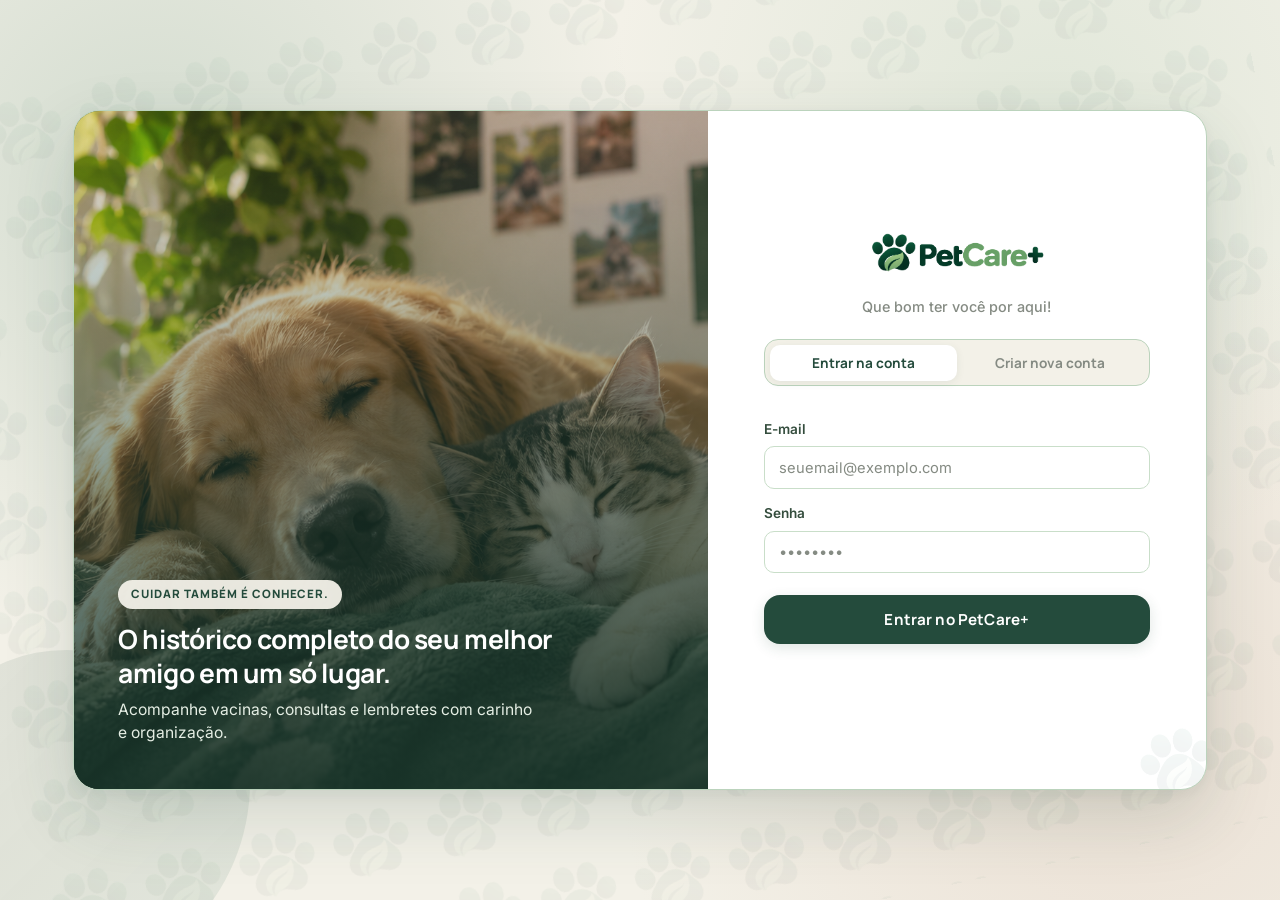
<file: backend/petcare/src/main/resources/static/index.html>
<!DOCTYPE html>
<html lang="pt-BR">
<head>
    <meta charset="UTF-8">
    <meta name="viewport" content="width=device-width, initial-scale=1">
    <title>PetCare+ | Meus Animais</title>
    <link rel="stylesheet" href="css/style.css">
</head>
<body>
<header class="topo">
    <div class="topo-inner">
        <a class="marca" href="index.html">
            <img class="marca-logo-completa" src="img/logo-completa.png" alt="PetCare+">
            <span class="marca-divisor" aria-hidden="true"></span>
            <p class="marca-subtitulo">Todas as informações reunidas em um só lugar.</p>
        </a>

        <p class="usuario-logado">
            <span id="nome-usuario"></span>
            <button type="button" id="btn-sair">Sair</button>
        </p>
    </div>
</header>

<main class="container">
    <section class="painel">
        <h2>Cadastrar novo pet</h2>
        <p class="descricao-secao">Vamos conhecer seu animal?</p>
        <form id="form-animal">
            <label for="nome">Nome do pet</label>
            <input id="nome" placeholder="Ex.: Thor, Luna..." required maxlength="100">

            <div class="form-grid-2">
                <div>
                    <label for="especie">Espécie</label>
                    <input id="especie" placeholder="Cachorro, Gato..." required maxlength="80">
                </div>
                <div>
                    <label for="raca">Raça</label>
                    <input id="raca" placeholder="Opcional" maxlength="100">
                </div>
            </div>

            <div class="form-grid-2">
                <div>
                    <label for="nascimento">Nascimento</label>
                    <input id="nascimento" type="date">
                </div>
                <div>
                    <label for="sexo">Sexo</label>
                    <select id="sexo">
                        <option value="">Não informado</option>
                        <option value="Macho">Macho</option>
                        <option value="Fêmea">Fêmea</option>
                    </select>
                </div>
            </div>

            <label for="observacoes">Observações importantes</label>
            <textarea id="observacoes" rows="3" placeholder="Alergias, temperamento, medicações contínuas..." maxlength="2000"></textarea>

            <button type="submit">+ Cadastrar animal</button>
            <p id="mensagem" role="status"></p>
        </form>
    </section>

    <section>
        <h2>Meus animais</h2>
        <p class="descricao-secao">Acompanhe os cuidados de seu animal em um só lugar.</p>
        <div id="lista" class="grade"></div>
    </section>
</main>

<script src="js/auth.js"></script>
<script src="js/app.js"></script>
</body>
</html>
</file>
<file: backend/petcare/src/main/resources/static/css/style.css>
@import url('https://fonts.googleapis.com/css2?family=Inter:wght@400;500;600&family=Manrope:wght@600;700;800&display=swap');

:root {
    /* Paleta Cromática Oficial */
    --forest-green: #244B3C;
    --sage-green: #6F9B83;
    --soft-mint: #BBD3BC;
    --warm-cream: #F3F1E8;
    --soft-clay: #D9B9A7;

    /* Cores Complementares */
    --deep-moss: #344D3D;
    --pale-sage: #E5EEE4;
    --pure-white: #FFFFFF;
    --muted-gray: #858B83;
    --soft-yellow: #E8DDAA;

    /* Apoio / Alertas */
    --danger: #B83A2D;
    --danger-soft: #FBEAE8;

    /* Raios e Sombras Orgânicas */
    --radius-sm: 10px;
    --radius-md: 16px;
    --radius-lg: 22px;
    --shadow-soft: 0 6px 20px rgba(36, 75, 60, 0.06);
    --shadow-card: 0 12px 28px rgba(36, 75, 60, 0.09);
}

* {
    box-sizing: border-box;
}

body {
    margin: 0;
    font-family: 'Inter', system-ui, -apple-system, sans-serif;
    background-color: var(--warm-cream);
    color: var(--deep-moss);
    line-height: 1.6;
    -webkit-font-smoothing: antialiased;
}

h1, h2, h3, .marca-nome {
    font-family: 'Manrope', system-ui, sans-serif;
    color: var(--forest-green);
}

/* ---------- Cabeçalho / Navbar ---------- */
.topo {
    background-color: var(--pure-white);
    border-bottom: 1px solid var(--soft-mint);
    padding: 0.95rem 1.5rem;
    position: sticky;
    top: 0;
    z-index: 20;
}

.topo-inner {
    max-width: 1160px;
    margin: 0 auto;
    display: flex;
    flex-wrap: wrap;
    align-items: center;
    justify-content: space-between;
    gap: 0.85rem;
}

.marca {
    display: flex;
    align-items: center;
    gap: 0.75rem;
    text-decoration: none;
    color: var(--forest-green);
}

.marca-logo-img {
    height: 44px;
    width: auto;
    object-fit: contain;
    display: block;
}

.marca-divisor {
    width: 1px;
    height: 28px;
    background-color: var(--soft-mint);
}

.marca-subtitulo,
#resumo-animal {
    margin: 0;
    font-size: 0.84rem;
    color: var(--muted-gray);
    font-weight: 500;
}

.usuario-logado {
    margin: 0;
    display: flex;
    align-items: center;
    gap: 0.65rem;
    font-size: 0.88rem;
    font-weight: 600;
    color: var(--deep-moss);
}

#nome-usuario {
    background-color: var(--pale-sage);
    color: var(--forest-green);
    padding: 0.38rem 0.85rem;
    border-radius: 999px;
}

#btn-sair {
    width: auto;
    margin: 0;
    padding: 0.42rem 0.95rem;
    background-color: transparent;
    color: var(--muted-gray);
    border: 1px solid var(--soft-mint);
    border-radius: 999px;
    font-size: 0.82rem;
    font-weight: 600;
}

#btn-sair:hover {
    background-color: var(--danger-soft);
    color: var(--danger);
    border-color: #E7B5AF;
    box-shadow: none;
}

/* ---------- Layout Principal ---------- */
.container {
    display: grid;
    gap: 1.75rem;
    padding: 1.75rem 1.25rem 3.5rem;
    max-width: 1160px;
    margin: 0 auto;
}

.painel {
    background-color: var(--pure-white);
    border: 1px solid var(--soft-mint);
    border-radius: var(--radius-lg);
    padding: 1.65rem;
    box-shadow: var(--shadow-soft);
    margin-bottom: 1.25rem;
}

.painel-suave {
    background-color: var(--pale-sage);
}

h2 {
    margin: 0 0 0.35rem;
    font-size: 1.2rem;
    font-weight: 700;
    letter-spacing: -0.015em;
}

.descricao-secao {
    margin: 0 0 1.15rem;
    font-size: 0.88rem;
    color: var(--muted-gray);
}

/* ---------- Formulários e Inputs ---------- */
.form-grid-2 {
    display: grid;
    grid-template-columns: 1fr;
    gap: 0.85rem;
}

@media (min-width: 480px) {
    .form-grid-2 {
        grid-template-columns: 1fr 1fr;
    }
}

label {
    display: block;
    margin-top: 0.9rem;
    font-size: 0.85rem;
    font-weight: 600;
    color: var(--deep-moss);
}

.form-grid-2 label {
    margin-top: 0.25rem;
}

input, select, textarea {
    width: 100%;
    padding: 0.7rem 0.9rem;
    margin-top: 0.35rem;
    background-color: var(--pure-white);
    border: 1px solid #C9DEC9;
    border-radius: var(--radius-sm);
    font-family: 'Inter', system-ui, sans-serif;
    font-size: 0.92rem;
    color: var(--deep-moss);
    transition: border-color 0.15s ease, box-shadow 0.15s ease;
}

input::placeholder,
textarea::placeholder {
    color: var(--muted-gray);
}

input:focus, select:focus, textarea:focus {
    outline: none;
    border-color: var(--forest-green);
    box-shadow: 0 0 0 3px rgba(111, 155, 131, 0.25);
}

button {
    margin-top: 1.25rem;
    width: 100%;
    padding: 0.78rem 1.3rem;
    background-color: var(--forest-green);
    color: var(--pure-white);
    border: 0;
    border-radius: var(--radius-md);
    font-family: 'Manrope', system-ui, sans-serif;
    font-size: 0.92rem;
    font-weight: 700;
    cursor: pointer;
    display: inline-flex;
    align-items: center;
    justify-content: center;
    gap: 0.45rem;
    transition: background-color 0.15s ease, transform 0.12s ease, box-shadow 0.15s ease;
}

button:hover {
    background-color: var(--sage-green);
    color: var(--pure-white);
    box-shadow: 0 6px 16px rgba(36, 75, 60, 0.18);
}

button:active {
    transform: translateY(1px);
}

#mensagem, #msg-login, #msg-cadastro, #msg-consulta, #msg-vacina {
    min-height: 1.35rem;
    margin: 0.7rem 0 0;
    font-size: 0.86rem;
    font-weight: 600;
}

.erro { color: var(--danger); }
.ok { color: var(--forest-green); }

/* ---------- Grid e Cards de Animais ---------- */
.grade {
    display: grid;
    grid-template-columns: repeat(auto-fill, minmax(235px, 1fr));
    gap: 1.1rem;
}

.card {
    display: flex;
    flex-direction: column;
    justify-content: space-between;
    gap: 0.95rem;
    background-color: var(--pure-white);
    border: 1px solid var(--soft-mint);
    border-radius: var(--radius-lg);
    padding: 1.3rem;
    color: inherit;
    text-decoration: none;
    box-shadow: var(--shadow-soft);
    transition: transform 0.18s ease, border-color 0.18s ease, box-shadow 0.18s ease;
}

.card:hover {
    transform: translateY(-3px);
    border-color: var(--sage-green);
    box-shadow: var(--shadow-card);
}

.card-topo {
    display: flex;
    align-items: center;
    gap: 0.8rem;
}

.pet-avatar {
    width: 48px;
    height: 48px;
    border-radius: 16px;
    background-color: var(--pale-sage);
    border: 1px solid var(--soft-mint);
    display: grid;
    place-items: center;
    font-size: 1.4rem;
    flex-shrink: 0;
}

.card h3 {
    margin: 0;
    font-size: 1.08rem;
    font-weight: 700;
}

.card p {
    margin: 0.15rem 0 0;
    font-size: 0.84rem;
    color: var(--muted-gray);
}

.card-rodape {
    display: flex;
    align-items: center;
    justify-content: space-between;
    padding-top: 0.8rem;
    border-top: 1px solid var(--pale-sage);
    font-family: 'Manrope', sans-serif;
    font-size: 0.82rem;
    font-weight: 700;
    color: var(--forest-green);
}

.card-selo {
    background-color: var(--soft-clay);
    color: var(--deep-moss);
    padding: 0.15rem 0.55rem;
    border-radius: 999px;
    font-size: 0.72rem;
    font-weight: 700;
}

/* ---------- Tela de Login ---------- */
.login-hero {
    text-align: center;
    max-width: 580px;
    margin: 2.25rem auto 0.5rem;
    padding: 0 1.25rem;
}

.login-hero-logo {
    height: 68px;
    width: auto;
    object-fit: contain;
    margin: 0 auto 0.65rem;
    display: block;
}

.login-tagline {
    display: inline-block;
    font-family: 'Manrope', sans-serif;
    font-size: 0.76rem;
    font-weight: 800;
    letter-spacing: 0.08em;
    color: var(--sage-green);
    background-color: var(--pale-sage);
    padding: 0.3rem 0.85rem;
    border-radius: 999px;
    margin-bottom: 0.5rem;
}

.login-hero p {
    margin: 0.25rem 0 0;
    color: var(--muted-gray);
    font-size: 0.95rem;
}

.container-login {
    max-width: 900px;
    padding-top: 1.25rem;
}

.painel-destaque {
    border-top: 4px solid var(--forest-green);
}

/* ---------- Página do Animal e Timeline ---------- */
.voltar {
    display: inline-flex;
    align-items: center;
    gap: 0.35rem;
    margin-bottom: 1rem;
    padding: 0.45rem 0.9rem;
    background-color: var(--pure-white);
    border: 1px solid var(--soft-mint);
    border-radius: 999px;
    color: var(--forest-green);
    text-decoration: none;
    font-size: 0.85rem;
    font-weight: 600;
    transition: border-color 0.15s ease, background-color 0.15s ease;
}

.voltar:hover {
    background-color: var(--pale-sage);
    border-color: var(--sage-green);
}

.acoes-historico {
    display: flex;
    flex-wrap: wrap;
    align-items: flex-end;
    gap: 0.65rem;
    margin-bottom: 1.25rem;
    padding-bottom: 1.25rem;
    border-bottom: 1px solid var(--pale-sage);
}

.filtro-box {
    flex: 1;
    min-width: 175px;
}

.filtro-box label {
    margin-top: 0;
}

#btn-pdf {
    width: auto;
    margin-top: 0;
    background-color: var(--pale-sage);
    color: var(--forest-green);
    border: 1px solid var(--soft-mint);
}

#btn-pdf:hover {
    background-color: var(--soft-mint);
    box-shadow: none;
}

.btn-perigo {
    width: auto;
    margin-top: 0;
    background-color: var(--danger-soft);
    color: var(--danger);
    border: 1px solid #E7B5AF;
}

.btn-perigo:hover {
    background-color: var(--danger);
    color: var(--pure-white);
    border-color: var(--danger);
    box-shadow: none;
}

.timeline {
    list-style: none;
    padding: 0;
    margin: 0.5rem 0 0 0.5rem;
    border-left: 2px solid var(--soft-mint);
}

.evento {
    position: relative;
    background-color: var(--warm-cream);
    border: 1px solid var(--soft-mint);
    border-radius: var(--radius-md);
    padding: 1rem 1.2rem;
    margin: 0 0 1rem 1.25rem;
}

.evento::before {
    content: "";
    position: absolute;
    left: -1.69rem;
    top: 1.2rem;
    width: 12px;
    height: 12px;
    border-radius: 50%;
    background-color: var(--sage-green);
    border: 3px solid var(--pure-white);
    box-shadow: 0 0 0 2px var(--forest-green);
}

.evento h3 {
    margin: 0.45rem 0 0.25rem;
    font-size: 1rem;
    font-weight: 700;
}

.evento p {
    margin: 0;
    font-size: 0.88rem;
    color: var(--deep-moss);
}

.evento time {
    margin-left: 0.5rem;
    font-size: 0.8rem;
    font-weight: 500;
    color: var(--muted-gray);
}

.etiqueta {
    display: inline-block;
    padding: 0.2rem 0.7rem;
    border-radius: 999px;
    font-size: 0.75rem;
    font-weight: 700;
}

.etiqueta.consulta {
    background-color: var(--pale-sage);
    color: var(--forest-green);
}

.etiqueta.vacina {
    background-color: var(--soft-yellow);
    color: var(--deep-moss);
}

/* ---------- Responsividade Desktop ---------- */
@media (min-width: 820px) {
    .container {
        grid-template-columns: 380px 1fr;
        align-items: start;
    }

    .container-login {
        grid-template-columns: 1fr 1fr;
        align-items: stretch;
    }
}

/* ---------- Exportar PDF (Impressão Limpa) ---------- */
.so-impressao { display: none; }
.nota-pdf { font-size: 0.85rem; color: var(--muted-gray); }

@media print {
    .nao-imprimir, .usuario-logado { display: none !important; }
    .so-impressao { display: block; }

    body { background: #fff; color: #000; }
    .topo {
        position: static;
        background: none;
        border-bottom: 2px solid #244B3C;
        padding: 0 0 0.5rem;
    }
    .container { display: block; padding: 1rem 0 0; }
    .painel { border: none; box-shadow: none; padding: 0; }

    .timeline { border-left: 2px solid #244B3C; }
    .evento { break-inside: avoid; background: #fff; border-color: #244B3C; }
    .evento::before { background: #244B3C; box-shadow: none; }
    .etiqueta {
        background: none !important;
        color: #000;
        border: 1px solid #244B3C;
    }
}
.marca-logo-completa {
    height: 38px;
    width: auto;
    object-fit: contain;
    display: block;
}
.login-hero-logo {
    height: 72px;
    width: auto;
    max-width: 100%;
    object-fit: contain;
    margin: 0 auto 0.65rem;
    display: block;
}
.login-hero-logo {
    width: auto;
    max-width: 360px;
    height: auto;
    max-height: 130px;
    object-fit: contain;
    margin: 0 auto 0.75rem;
    display: block;
}

.marca-logo-completa {
    width: auto;
    max-width: 210px;
    height: auto;
    max-height: 48px;
    object-fit: contain;
    display: block;
}
/* Fundo orgânico com profundidade sutil */
body {
    background:
            radial-gradient(circle at 8% 12%, rgba(187, 211, 188, 0.42), transparent 40%),
            radial-gradient(circle at 92% 16%, rgba(217, 185, 167, 0.34), transparent 38%),
            radial-gradient(circle at 50% 95%, rgba(111, 155, 131, 0.14), transparent 45%),
            var(--warm-cream);
    min-height: 100vh;
    overflow-x: hidden;
}

/* Header com vidro fosco e linha inferior refinada */
.topo {
    background: rgba(255, 255, 255, 0.86);
    backdrop-filter: blur(12px);
    -webkit-backdrop-filter: blur(12px);
    border-bottom: 1px solid rgba(187, 211, 188, 0.75);
    box-shadow: 0 6px 24px rgba(36, 75, 60, 0.05);
}

/* Animação elegante de entrada */
@keyframes entradaElegante {
    from {
        opacity: 0;
        transform: translateY(10px);
    }
    to {
        opacity: 1;
        transform: translateY(0);
    }
}

.painel,
.card,
.evento {
    animation: entradaElegante 0.35s ease both;
}

/* Detalhe decorativo orgânico nos painéis usando icone-pata.png */
.painel {
    position: relative;
    overflow: hidden;
    box-shadow: 0 10px 28px rgba(36, 75, 60, 0.06), inset 0 1px 0 rgba(255, 255, 255, 0.8);
}

.painel::after {
    content: "";
    position: absolute;
    right: -18px;
    bottom: -18px;
    width: 84px;
    height: 84px;
    background: url("../img/icone-pata.png") no-repeat center / contain;
    opacity: 0.06;
    pointer-events: none;
    transform: rotate(-14deg);
}

/* Destaque superior nos painéis principais */
.painel-destaque::before {
    content: "";
    position: absolute;
    inset: 0 0 auto 0;
    height: 4px;
    background: linear-gradient(90deg, var(--forest-green), var(--sage-green), var(--soft-clay));
}

/* Foto / Banner opcional na tela de login */
.login-banner {
    margin-top: 1.15rem;
    border-radius: var(--radius-md);
    overflow: hidden;
    border: 1px solid var(--soft-mint);
    box-shadow: 0 10px 24px rgba(36, 75, 60, 0.08);
    max-height: 210px;
}

.login-banner img {
    width: 100%;
    height: 210px;
    object-fit: cover;
    display: block;
}

/* Foto natural no card do pet com fallback suave */
.card-foto-box {
    position: relative;
    width: 100%;
    height: 128px;
    border-radius: var(--radius-md);
    overflow: hidden;
    background: var(--pale-sage);
    border: 1px solid var(--soft-mint);
}

.card-foto-box img {
    width: 100%;
    height: 100%;
    object-fit: cover;
    display: block;
    transition: transform 0.35s ease;
}

.card:hover .card-foto-box img {
    transform: scale(1.04);
}

.card-foto-fallback {
    width: 100%;
    height: 100%;
    display: flex;
    flex-direction: column;
    align-items: center;
    justify-content: center;
    gap: 0.35rem;
    background: linear-gradient(135deg, var(--pale-sage), var(--warm-cream));
}

.card-foto-fallback img {
    width: 42px;
    height: 42px;
    object-fit: contain;
    opacity: 0.85;
}

/* Botões com brilho sutil no hover */
button {
    position: relative;
    overflow: hidden;
    box-shadow: 0 4px 14px rgba(36, 75, 60, 0.14);
}

button:hover {
    transform: translateY(-1px);
    box-shadow: 0 8px 20px rgba(36, 75, 60, 0.2);
}

/* Ocultar efeitos decorativos na impressão do PDF */
@media print {
    .painel::after,
    .painel-destaque::before,
    .login-banner {
        display: none !important;
    }
}
/* Layout editorial da tela de Login */
.login-layout {
    max-width: 1080px;
    margin: 0 auto;
    padding: 2rem 1.25rem 3rem;
    display: grid;
    grid-template-columns: 1fr;
    gap: 1.5rem;
    align-items: start;
}

.login-vitrine {
    text-align: center;
    display: flex;
    flex-direction: column;
    align-items: center;
    gap: 0.65rem;
}

.login-hero-logo {
    width: auto;
    max-width: 260px;
    height: auto;
    max-height: 92px;
    object-fit: contain;
    display: block;
}

.login-tagline {
    display: inline-block;
    font-family: 'Manrope', sans-serif;
    font-size: 0.74rem;
    font-weight: 800;
    letter-spacing: 0.08em;
    color: var(--forest-green);
    background-color: var(--pale-sage);
    padding: 0.3rem 0.85rem;
    border-radius: 999px;
}

.login-boas-vindas {
    margin: 0.15rem 0 0.35rem;
    color: var(--muted-gray);
    font-size: 0.92rem;
    max-width: 380px;
}

.login-foto-card {
    margin: 0.25rem 0 0;
    width: 100%;
    border-radius: var(--radius-md);
    overflow: hidden;
    border: 1px solid var(--soft-mint);
    background-color: var(--warm-cream);
}

.login-foto-card img {
    width: 100%;
    height: 230px;
    object-fit: cover;
    object-position: center;
    display: block;
}

.login-foto-card figcaption {
    padding: 0.6rem 0.85rem;
    font-size: 0.8rem;
    font-weight: 500;
    color: var(--deep-moss);
    background-color: var(--pale-sage);
}

.login-formularios {
    display: grid;
    gap: 1.25rem;
}

@media (min-width: 860px) {
    .login-layout {
        grid-template-columns: 1.05fr 0.95fr;
        gap: 1.75rem;
        padding-top: 2.5rem;
    }

    .login-vitrine {
        position: sticky;
        top: 2rem;
    }
}
/* Remove a linha verde torta antiga */
.painel-destaque {
    border-top: 1px solid var(--soft-mint);
}
.painel-destaque::before {
    display: none !important;
}

/* ---------- Novo Login Editorial ---------- */
.pagina-login {
    display: flex;
    align-items: center;
    justify-content: center;
    min-height: 100vh;
    padding: 1.5rem;
}

.auth-wrapper {
    width: 100%;
    max-width: 980px;
}

.auth-card {
    display: grid;
    grid-template-columns: 1fr;
    background-color: var(--pure-white);
    border-radius: 26px;
    border: 1px solid var(--soft-mint);
    box-shadow: 0 24px 60px rgba(36, 75, 60, 0.12);
    overflow: hidden;
    animation: entradaElegante 0.4s ease both;
}

@media (min-width: 820px) {
    .auth-card {
        grid-template-columns: 1.05fr 0.95fr;
        min-height: 580px;
    }
}

/* Lado Esquerdo: Foto Imersiva */
.auth-media {
    position: relative;
    min-height: 260px;
    background-color: var(--forest-green);
}

.auth-media img {
    position: absolute;
    inset: 0;
    width: 100%;
    height: 100%;
    object-fit: cover;
    object-position: center;
}

.auth-media-overlay {
    position: relative;
    z-index: 2;
    height: 100%;
    padding: 2rem;
    display: flex;
    flex-direction: column;
    justify-content: flex-end;
    background: linear-gradient(
            to top,
            rgba(24, 52, 41, 0.92) 0%,
            rgba(36, 75, 60, 0.45) 55%,
            rgba(36, 75, 60, 0.1) 100%
    );
    color: var(--pure-white);
}

.auth-badge {
    align-self: flex-start;
    background-color: rgba(243, 241, 232, 0.95);
    color: var(--forest-green);
    font-family: 'Manrope', sans-serif;
    font-size: 0.72rem;
    font-weight: 800;
    letter-spacing: 0.08em;
    padding: 0.32rem 0.8rem;
    border-radius: 999px;
    margin-bottom: 0.85rem;
}

.auth-media-overlay h2 {
    color: var(--pure-white);
    font-size: 1.35rem;
    line-height: 1.3;
    margin: 0 0 0.45rem;
}

.auth-media-overlay p {
    margin: 0;
    font-size: 0.88rem;
    color: var(--pale-sage);
    line-height: 1.5;
}

/* Lado Direito: Área do Formulário */
.auth-form-area {
    padding: 2.25rem 2rem;
    display: flex;
    flex-direction: column;
    justify-content: center;
    position: relative;
}

.auth-form-area::after {
    content: "";
    position: absolute;
    right: -15px;
    bottom: -15px;
    width: 90px;
    height: 90px;
    background: url("../img/icone-pata.png") no-repeat center / contain;
    opacity: 0.05;
    pointer-events: none;
    transform: rotate(-15deg);
}

.auth-header {
    text-align: center;
    margin-bottom: 1.35rem;
}

.auth-logo {
    height: 52px;
    width: auto;
    object-fit: contain;
    margin: 0 auto 0.4rem;
    display: block;
}

.auth-boas-vindas {
    margin: 0;
    font-size: 0.9rem;
    color: var(--muted-gray);
    font-weight: 500;
}

/* Abas Segmented Control */
.auth-tabs {
    display: grid;
    grid-template-columns: 1fr 1fr;
    background-color: var(--warm-cream);
    padding: 0.3rem;
    border-radius: 14px;
    border: 1px solid var(--soft-mint);
    margin-bottom: 1.15rem;
}

.auth-tab {
    margin: 0;
    padding: 0.55rem 0.75rem;
    background: transparent;
    color: var(--muted-gray);
    border-radius: 10px;
    font-size: 0.85rem;
    font-weight: 700;
    box-shadow: none;
    transition: all 0.2s ease;
}

.auth-tab:hover {
    background: transparent;
    color: var(--forest-green);
    transform: none;
    box-shadow: none;
}

.auth-tab.ativo {
    background-color: var(--pure-white);
    color: var(--forest-green);
    box-shadow: 0 2px 8px rgba(36, 75, 60, 0.08);
}

/* Alternância suave dos formulários */
.auth-form {
    display: none;
}

.auth-form.ativo {
    display: block;
    animation: entradaElegante 0.25s ease both;
}

.btn-principal {
    margin-top: 1.4rem;
    padding: 0.85rem;
    font-size: 0.95rem;
    letter-spacing: 0.01em;
}
/* Fundo mais rico e orgânico apenas na tela de login */
.pagina-login {
    position: relative;
    overflow-x: hidden;
    background:
            radial-gradient(circle at 12% 18%, rgba(111, 155, 131, 0.24), transparent 36%),
            radial-gradient(circle at 88% 82%, rgba(217, 185, 167, 0.30), transparent 38%),
            radial-gradient(circle at 82% 14%, rgba(187, 211, 188, 0.32), transparent 34%),
            #F3F1E8;
}

/* Camada decorativa suave com o ícone de patinha sem atrapalhar cliques */
.pagina-login::before {
    content: "";
    position: fixed;
    inset: -40px;
    background-image: url("../img/icone-pata.png");
    background-repeat: repeat;
    background-size: 96px 96px;
    opacity: 0.035;
    transform: rotate(-12deg);
    pointer-events: none;
    z-index: 0;
}

/* Formas orgânicas suaves nos cantos do fundo */
.pagina-login::after {
    content: "";
    position: fixed;
    width: 340px;
    height: 340px;
    left: -90px;
    bottom: -90px;
    border-radius: 46% 54% 62% 38% / 44% 39% 61% 56%;
    background: linear-gradient(135deg, rgba(36, 75, 60, 0.09), rgba(111, 155, 131, 0.14));
    pointer-events: none;
    z-index: 0;
}

/* Garante que o card fique sempre acima do fundo decorativo */
.auth-wrapper {
    position: relative;
    z-index: 1;
}

/* Sombra mais profunda para destacar o card sobre o fundo texturizado */
.auth-card {
    box-shadow:
            0 28px 70px rgba(36, 75, 60, 0.16),
            0 4px 16px rgba(36, 75, 60, 0.06);
}
/* Aumenta o retângulo principal para preencher melhor a tela */
.auth-wrapper {
    width: 92%;
    max-width: 1240px;
}

@media (min-width: 820px) {
    .auth-card {
        grid-template-columns: 1.12fr 0.88fr;
        min-height: 680px;
    }
}

.auth-media-overlay {
    padding: 2.75rem;
}

.auth-media-overlay h2 {
    font-size: 1.65rem;
    max-width: 460px;
}

.auth-media-overlay p {
    font-size: 0.98rem;
    max-width: 420px;
}

.auth-form-area {
    padding: 3rem 3.5rem;
}

.auth-logo {
    height: 62px;
    margin-bottom: 0.55rem;
}
</file>
